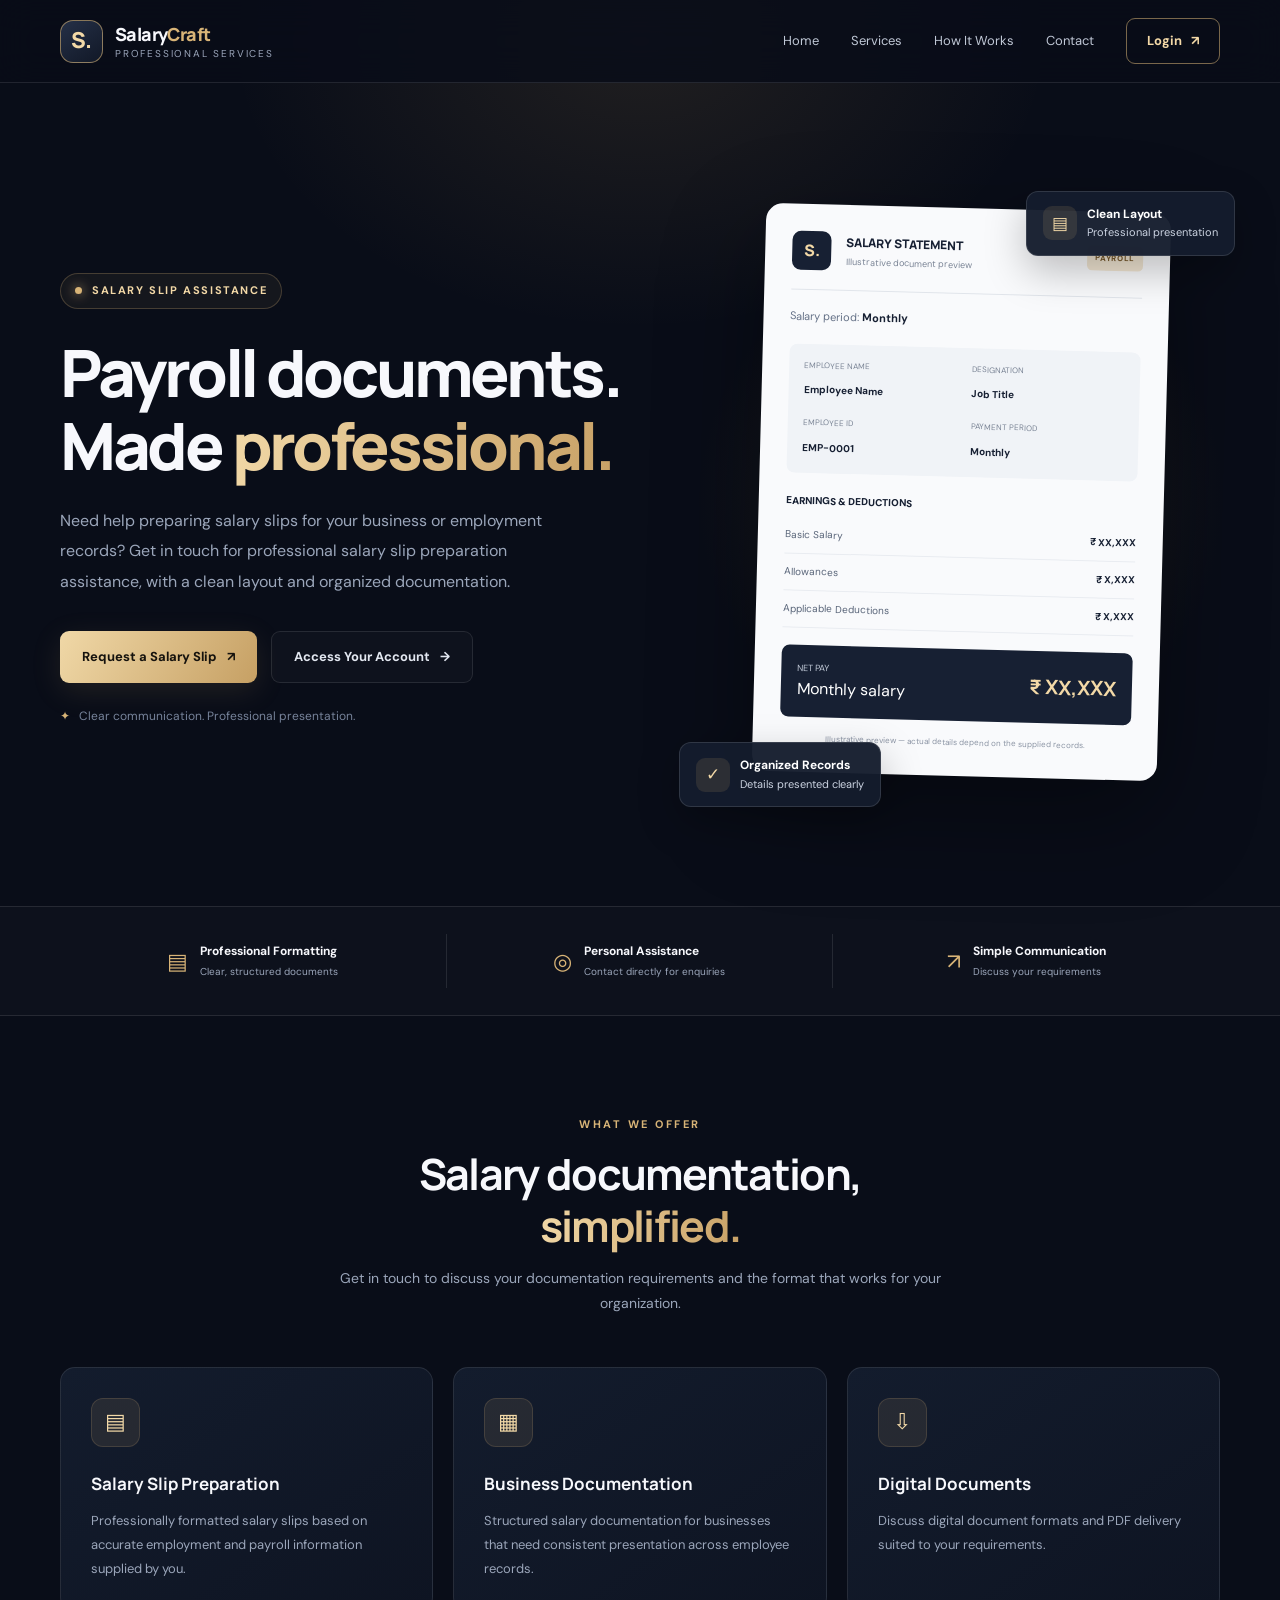
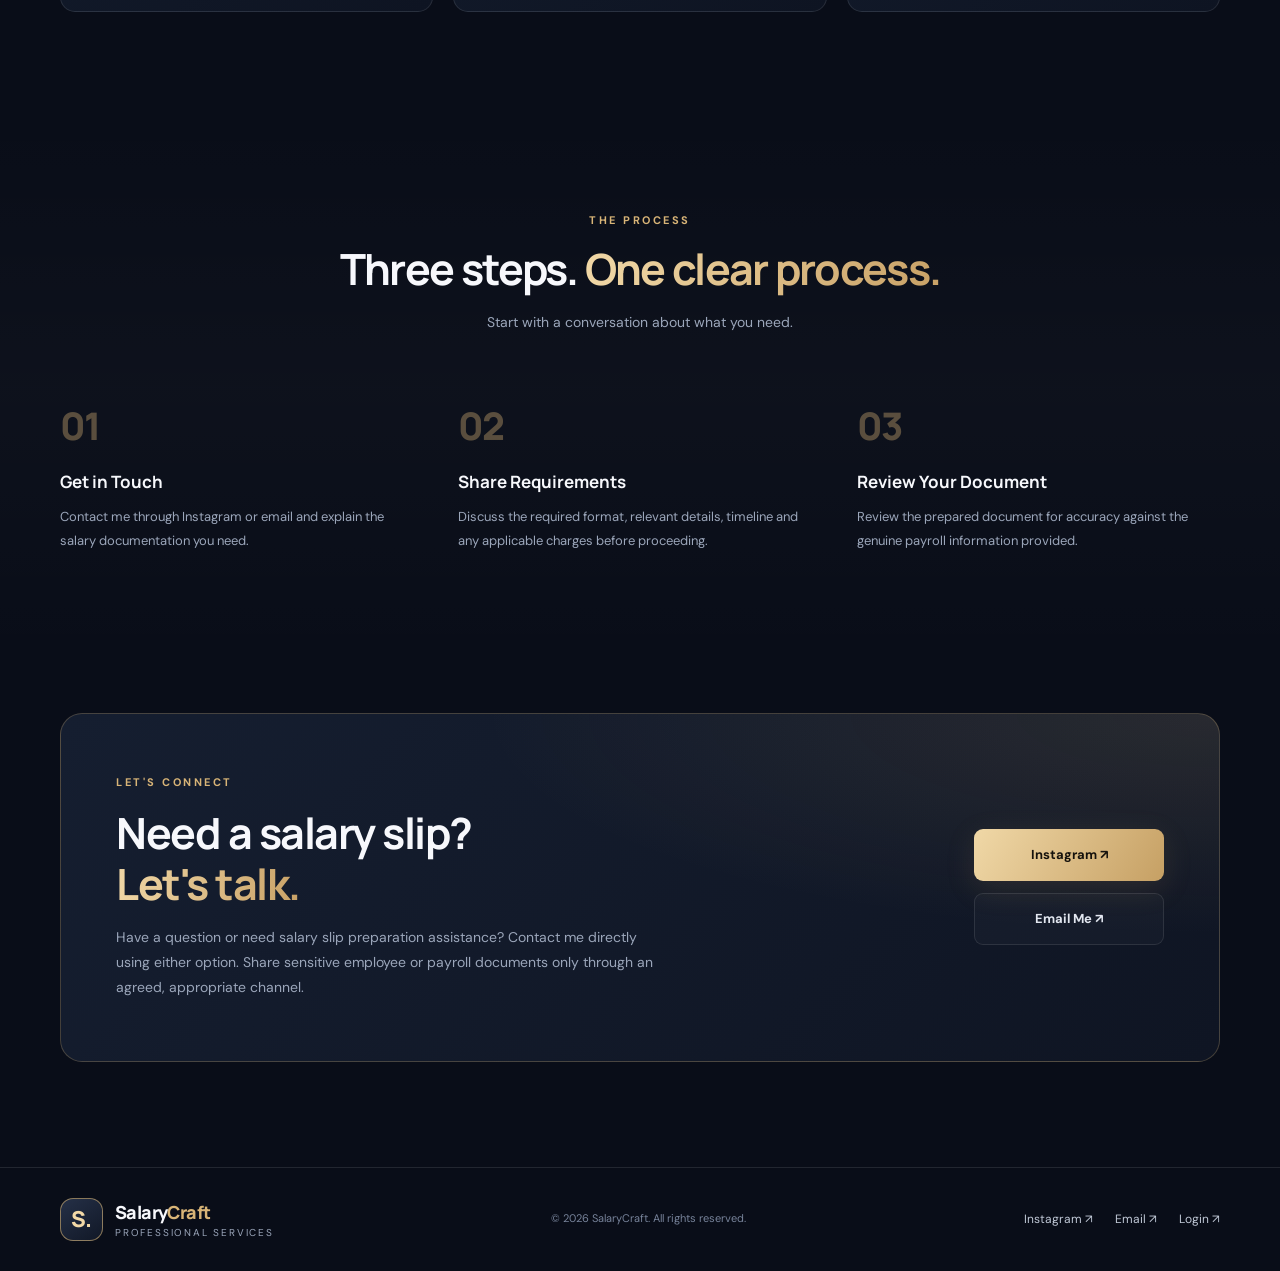
<file: index.html>
<!DOCTYPE html>
<html lang="en">
<head>
  <meta charset="UTF-8">
  <meta name="viewport" content="width=device-width, initial-scale=1.0">
  <meta name="theme-color" content="#090d18">
  <meta name="description" content="Professional salary slip preparation services for employees and businesses. Get in touch for salary slip assistance.">
  <title>SalaryCraft — Professional Salary Slip Services</title>

  <link rel="preconnect" href="https://fonts.googleapis.com">
  <link rel="preconnect" href="https://fonts.gstatic.com" crossorigin>
  <link href="https://fonts.googleapis.com/css2?family=DM+Sans:wght@400;500;600;700&family=Manrope:wght@400;500;600;700;800&display=swap" rel="stylesheet">

  <style>
    :root {
      --bg: #090d18;
      --panel: #111827;
      --panel-light: #172033;
      --gold: #d8b477;
      --gold-light: #f3d9a7;
      --white: #f7f8fc;
      --muted: #9ba6ba;
      --border: rgba(255,255,255,.10);
    }

    * { box-sizing: border-box; margin: 0; padding: 0; }

    html { scroll-behavior: smooth; }

    body {
      background: var(--bg);
      color: var(--white);
      font-family: "DM Sans", sans-serif;
      line-height: 1.6;
      overflow-x: hidden;
    }

    a { color: inherit; text-decoration: none; }

    button, a { -webkit-tap-highlight-color: transparent; }

    .container {
      width: min(1160px, calc(100% - 48px));
      margin: auto;
    }

    .top-glow {
      position: absolute;
      top: -260px;
      left: 50%;
      transform: translateX(-50%);
      width: 850px;
      height: 600px;
      background: radial-gradient(ellipse, rgba(190,151,86,.13), transparent 68%);
      pointer-events: none;
      z-index: -1;
    }

    /* Navigation */

    header {
      position: sticky;
      top: 0;
      z-index: 20;
      background: rgba(9,13,24,.84);
      backdrop-filter: blur(18px);
      border-bottom: 1px solid var(--border);
    }

    .navbar {
      height: 82px;
      display: flex;
      align-items: center;
      justify-content: space-between;
      gap: 24px;
    }

    .brand {
      display: flex;
      align-items: center;
      gap: 12px;
      flex-shrink: 0;
    }

    .brand-icon {
      width: 43px;
      height: 43px;
      display: grid;
      place-items: center;
      border: 1px solid rgba(216,180,119,.6);
      border-radius: 13px;
      color: var(--gold-light);
      font-family: Manrope, sans-serif;
      font-size: 22px;
      font-weight: 800;
      background: linear-gradient(145deg, #253047, #111827);
    }

    .brand-name {
      font-family: Manrope, sans-serif;
      font-size: 18px;
      font-weight: 800;
      letter-spacing: -.6px;
    }

    .brand-name span { color: var(--gold); }

    .brand-caption {
      display: block;
      color: var(--muted);
      font-size: 10px;
      letter-spacing: 1.8px;
      text-transform: uppercase;
      margin-top: -2px;
    }

    .nav-links {
      display: flex;
      align-items: center;
      gap: 32px;
    }

    .nav-links > a:not(.login-btn) {
      font-size: 13px;
      color: #c0c8d6;
      transition: color .2s;
    }

    .nav-links > a:not(.login-btn):hover { color: var(--gold-light); }

    .login-btn {
      display: inline-flex;
      align-items: center;
      justify-content: center;
      gap: 9px;
      padding: 12px 20px;
      border: 1px solid rgba(216,180,119,.55);
      border-radius: 9px;
      color: var(--gold-light);
      font-size: 13px;
      font-weight: 700;
      transition: background .25s, color .25s, transform .25s;
    }

    .login-btn:hover {
      background: var(--gold);
      color: #111827;
      transform: translateY(-2px);
    }

    .menu-toggle {
      display: none;
      width: 43px;
      height: 43px;
      background: var(--panel);
      border: 1px solid var(--border);
      border-radius: 10px;
      color: white;
      font-size: 23px;
      cursor: pointer;
    }

    /* Hero */

    .hero {
      position: relative;
      padding: 105px 0 95px;
    }

    .hero-grid {
      display: grid;
      grid-template-columns: 1.05fr .95fr;
      align-items: center;
      gap: 70px;
    }

    .eyebrow {
      display: inline-flex;
      align-items: center;
      gap: 10px;
      border: 1px solid rgba(216,180,119,.25);
      background: rgba(216,180,119,.06);
      border-radius: 50px;
      padding: 8px 14px;
      color: var(--gold-light);
      font-size: 11px;
      font-weight: 700;
      letter-spacing: 1.6px;
      text-transform: uppercase;
    }

    .eyebrow-dot {
      width: 7px;
      height: 7px;
      background: var(--gold);
      border-radius: 50%;
      box-shadow: 0 0 12px var(--gold);
    }

    h1, h2, h3 { font-family: Manrope, sans-serif; }

    h1 {
      margin-top: 27px;
      max-width: 650px;
      font-size: clamp(43px, 5.1vw, 68px);
      line-height: 1.12;
      letter-spacing: -3.3px;
      font-weight: 800;
    }

    .gold-text {
      color: var(--gold);
      background: linear-gradient(100deg, #f1d8a7, #c8a166);
      -webkit-background-clip: text;
      background-clip: text;
      -webkit-text-fill-color: transparent;
    }

    .hero-description {
      max-width: 495px;
      color: var(--muted);
      margin-top: 24px;
      font-size: 16px;
      line-height: 1.9;
    }

    .hero-actions {
      display: flex;
      flex-wrap: wrap;
      gap: 14px;
      margin-top: 34px;
    }

    .btn-primary, .btn-secondary {
      min-height: 52px;
      padding: 0 22px;
      display: inline-flex;
      align-items: center;
      justify-content: center;
      gap: 10px;
      border-radius: 9px;
      font-size: 13px;
      font-weight: 700;
      transition: .25s;
    }

    .btn-primary {
      color: #15120d;
      background: linear-gradient(120deg, #f0d8a7, #c6a064);
      box-shadow: 0 8px 30px rgba(198,160,100,.13);
    }

    .btn-primary:hover {
      transform: translateY(-3px);
      box-shadow: 0 12px 35px rgba(198,160,100,.25);
    }

    .btn-secondary {
      color: #e2e7f0;
      border: 1px solid var(--border);
      background: rgba(255,255,255,.025);
    }

    .btn-secondary:hover {
      border-color: var(--gold);
      color: var(--gold-light);
    }

    .hero-note {
      margin-top: 24px;
      color: #77839a;
      font-size: 12px;
    }

    .hero-note span { color: var(--gold); margin-right: 6px; }

    /* Decorative salary slip preview */

    .preview-wrap {
      position: relative;
      padding: 20px 10px 35px;
    }

    .preview-glow {
      position: absolute;
      inset: 5% -5%;
      background: radial-gradient(ellipse, rgba(197,159,96,.13), transparent 68%);
      z-index: -1;
    }

    .floating-tag {
      position: absolute;
      z-index: 2;
      display: flex;
      align-items: center;
      gap: 10px;
      padding: 13px 16px;
      border: 1px solid rgba(255,255,255,.12);
      border-radius: 12px;
      background: rgba(20,29,45,.96);
      box-shadow: 0 15px 40px rgba(0,0,0,.25);
      font-size: 11px;
      color: #cbd3e1;
    }

    .floating-tag strong {
      display: block;
      color: white;
      font-size: 12px;
    }

    .tag-icon {
      display: grid;
      place-items: center;
      width: 34px;
      height: 34px;
      border-radius: 9px;
      background: rgba(216,180,119,.12);
      color: var(--gold-light);
      font-size: 17px;
    }

    .tag-one { top: 3px; right: -15px; }
    .tag-two { bottom: 4px; left: -23px; }

    .slip {
      max-width: 405px;
      margin: auto;
      padding: 27px;
      border-radius: 17px;
      background: #f9fafc;
      color: #172033;
      box-shadow: 0 35px 100px rgba(0,0,0,.38);
      transform: rotate(1.5deg);
    }

    .slip-top {
      display: flex;
      align-items: center;
      justify-content: space-between;
      gap: 15px;
      padding-bottom: 19px;
      border-bottom: 1px solid #e1e5eb;
    }

    .slip-logo {
      width: 39px;
      height: 39px;
      display: grid;
      place-items: center;
      background: #172033;
      color: var(--gold-light);
      border-radius: 9px;
      font-family: Manrope, sans-serif;
      font-weight: 800;
    }

    .slip-company {
      flex: 1;
      font-family: Manrope, sans-serif;
      font-size: 12px;
      font-weight: 800;
    }

    .slip-company small {
      display: block;
      font-family: "DM Sans", sans-serif;
      font-weight: 400;
      font-size: 9px;
      color: #7a8495;
      margin-top: 3px;
    }

    .slip-label {
      background: #f0e5d2;
      color: #785a2d;
      border-radius: 5px;
      padding: 6px 8px;
      font-size: 8px;
      font-weight: 800;
      letter-spacing: .7px;
    }

    .slip-period {
      margin: 18px 0;
      font-size: 11px;
      color: #647086;
    }

    .slip-period strong { color: #172033; }

    .slip-person {
      display: grid;
      grid-template-columns: 1fr 1fr;
      gap: 15px;
      padding: 15px;
      background: #f0f3f7;
      border-radius: 8px;
      margin-bottom: 20px;
    }

    .slip-field small {
      display: block;
      font-size: 8px;
      color: #7a8495;
      margin-bottom: 4px;
    }

    .slip-field strong {
      font-size: 10px;
      overflow-wrap: anywhere;
    }

    .slip-table-title {
      font-size: 10px;
      font-weight: 800;
      margin-bottom: 8px;
    }

    .slip-row {
      display: flex;
      justify-content: space-between;
      padding: 10px 0;
      border-bottom: 1px solid #e9ecf1;
      font-size: 10px;
      color: #586478;
    }

    .slip-row b { color: #172033; }

    .slip-total {
      display: flex;
      justify-content: space-between;
      align-items: center;
      padding: 16px;
      margin-top: 17px;
      background: #172033;
      color: #fff;
      border-radius: 8px;
    }

    .slip-total small {
      display: block;
      color: #c1c9d7;
      font-size: 9px;
    }

    .slip-total strong {
      font-family: Manrope, sans-serif;
      font-size: 20px;
      color: var(--gold-light);
    }

    .slip-footer {
      margin-top: 15px;
      color: #8b94a4;
      font-size: 8px;
      text-align: center;
    }

    /* Trust strip */

    .trust-strip {
      border-top: 1px solid var(--border);
      border-bottom: 1px solid var(--border);
      background: rgba(255,255,255,.015);
    }

    .trust-grid {
      display: grid;
      grid-template-columns: repeat(3, 1fr);
      padding: 27px 0;
    }

    .trust-item {
      display: flex;
      justify-content: center;
      align-items: center;
      gap: 12px;
      padding: 8px 18px;
      border-right: 1px solid var(--border);
    }

    .trust-item:last-child { border-right: none; }

    .trust-symbol { color: var(--gold); font-size: 22px; }

    .trust-item strong {
      display: block;
      font-size: 12px;
      font-weight: 700;
    }

    .trust-item small {
      display: block;
      color: var(--muted);
      font-size: 10px;
      margin-top: 3px;
    }

    /* Common sections */

    section.content-section { padding: 100px 0; }

    .section-heading {
      max-width: 620px;
      margin: 0 auto 50px;
      text-align: center;
    }

    .section-kicker {
      color: var(--gold);
      font-size: 11px;
      font-weight: 700;
      letter-spacing: 2.5px;
      text-transform: uppercase;
    }

    .section-heading h2 {
      margin-top: 14px;
      font-size: clamp(30px, 4vw, 43px);
      letter-spacing: -1.7px;
      line-height: 1.2;
    }

    .section-heading p {
      margin-top: 15px;
      color: var(--muted);
      font-size: 14px;
      line-height: 1.8;
    }

    .services-grid {
      display: grid;
      grid-template-columns: repeat(3, 1fr);
      gap: 20px;
    }

    .service-card {
      padding: 30px;
      background: linear-gradient(145deg, #131c2d, #0e1422);
      border: 1px solid var(--border);
      border-radius: 15px;
      transition: transform .25s, border-color .25s;
    }

    .service-card:hover {
      transform: translateY(-6px);
      border-color: rgba(216,180,119,.45);
    }

    .service-icon {
      width: 49px;
      height: 49px;
      display: grid;
      place-items: center;
      color: var(--gold-light);
      background: rgba(216,180,119,.10);
      border: 1px solid rgba(216,180,119,.17);
      border-radius: 12px;
      font-size: 22px;
    }

    .service-card h3 {
      font-size: 17px;
      margin-top: 23px;
    }

    .service-card p {
      color: var(--muted);
      font-size: 13px;
      line-height: 1.85;
      margin-top: 12px;
    }

    /* How it works */

    .process-section {
      background: linear-gradient(180deg, transparent, rgba(255,255,255,.018), transparent);
    }

    .steps-grid {
      display: grid;
      grid-template-columns: repeat(3, 1fr);
      gap: 35px;
    }

    .step { position: relative; padding: 10px 10px 10px 0; }

    .step-number {
      font-family: Manrope, sans-serif;
      font-size: 38px;
      font-weight: 800;
      color: rgba(216,180,119,.38);
      letter-spacing: -2px;
    }

    .step h3 { margin-top: 12px; font-size: 17px; }

    .step p {
      margin-top: 10px;
      color: var(--muted);
      font-size: 13px;
      line-height: 1.85;
    }

    /* Contact */

    .contact-section { padding: 50px 0 105px; }

    .contact-box {
      position: relative;
      overflow: hidden;
      padding: 60px 55px;
      border: 1px solid rgba(216,180,119,.26);
      border-radius: 22px;
      background:
        radial-gradient(ellipse at 100% 0%, rgba(216,180,119,.12), transparent 45%),
        linear-gradient(135deg, #151e30, #0f1523);
      display: grid;
      grid-template-columns: 1fr auto;
      align-items: center;
      gap: 40px;
    }

    .contact-box h2 {
      max-width: 600px;
      font-size: clamp(30px, 4vw, 43px);
      line-height: 1.2;
      letter-spacing: -1.5px;
    }

    .contact-box p {
      color: var(--muted);
      margin-top: 15px;
      font-size: 14px;
      line-height: 1.8;
      max-width: 550px;
    }

    .contact-actions {
      display: flex;
      flex-direction: column;
      gap: 12px;
      min-width: 190px;
    }

    /* Footer */

    footer {
      border-top: 1px solid var(--border);
      padding: 30px 0;
    }

    .footer-inner {
      display: flex;
      align-items: center;
      justify-content: space-between;
      gap: 25px;
    }

    .footer-copy {
      color: #77839a;
      font-size: 11px;
    }

    .social-links {
      display: flex;
      flex-wrap: wrap;
      align-items: center;
      gap: 22px;
    }

    .social-links a {
      font-size: 12px;
      color: #c0c8d6;
      transition: color .2s;
    }

    .social-links a:hover { color: var(--gold-light); }

    /* Motion */

    @keyframes rise {
      from { opacity: 0; transform: translateY(18px); }
      to { opacity: 1; transform: translateY(0); }
    }

    .hero-copy { animation: rise .7s ease both; }
    .preview-wrap { animation: rise .8s .12s ease both; }

    /* Responsive */

    @media (max-width: 950px) {
      .hero-grid { gap: 35px; }
      h1 { font-size: 52px; letter-spacing: -2.5px; }
      .tag-one { right: -5px; }
      .tag-two { left: -5px; }
      .contact-box { padding: 45px 35px; }
    }

    @media (max-width: 760px) {
      .container { width: min(100% - 36px, 560px); }
      .navbar { height: 72px; }
      .menu-toggle { display: grid; place-items: center; }

      .nav-links {
        display: none;
        position: absolute;
        top: 71px;
        left: 0;
        right: 0;
        padding: 20px 22px 24px;
        flex-direction: column;
        align-items: stretch;
        gap: 0;
        background: #0d1321;
        border-bottom: 1px solid var(--border);
      }

      .nav-links.open { display: flex; }

      .nav-links > a:not(.login-btn) {
        padding: 14px 5px;
        border-bottom: 1px solid var(--border);
      }

      .nav-links .login-btn { margin-top: 15px; }

      .hero { padding: 70px 0 60px; }
      .hero-grid { grid-template-columns: 1fr; gap: 45px; }
      h1 { font-size: clamp(43px, 10vw, 58px); letter-spacing: -2.5px; }
      .hero-description { font-size: 14px; }
      .preview-wrap { width: 100%; max-width: 480px; margin: auto; }
      .slip { padding: 23px; }
      .tag-one { right: -2px; }
      .tag-two { left: -2px; }

      .trust-grid { grid-template-columns: 1fr; padding: 10px 0; }
      .trust-item {
        justify-content: flex-start;
        border-right: none;
        border-bottom: 1px solid var(--border);
        padding: 17px 10px;
      }
      .trust-item:last-child { border-bottom: none; }

      section.content-section { padding: 75px 0; }
      .section-heading { margin-bottom: 35px; }
      .services-grid, .steps-grid { grid-template-columns: 1fr; gap: 15px; }
      .service-card { padding: 25px; }
      .steps-grid { gap: 25px; }

      .contact-section { padding: 20px 0 75px; }
      .contact-box { grid-template-columns: 1fr; gap: 28px; padding: 34px 25px; }
      .contact-actions { flex-direction: row; flex-wrap: wrap; }
      .contact-actions > a { flex: 1; }

      .footer-inner { flex-direction: column; align-items: flex-start; }
      .social-links { gap: 17px; }
    }

    @media (max-width: 390px) {
      .brand-name { font-size: 16px; }
      .brand-icon { width: 39px; height: 39px; }
      .hero-actions { flex-direction: column; }
      .hero-actions a { width: 100%; }
      .slip { padding: 18px; }
      .floating-tag { padding: 10px; }
      .tag-two { bottom: -4px; }
    }

    @media (prefers-reduced-motion: reduce) {
      *, *::before, *::after {
        animation-duration: .01ms !important;
        transition-duration: .01ms !important;
        scroll-behavior: auto !important;
      }
    }
  </style>
</head>

<body>
  <div class="top-glow"></div>

  <header>
    <div class="container navbar">
      <a class="brand" href="#home" aria-label="SalaryCraft home">
        <div class="brand-icon">S.</div>
        <div>
          <div class="brand-name">Salary<span>Craft</span></div>
          <span class="brand-caption">Professional Services</span>
        </div>
      </a>

      <button class="menu-toggle" id="menuToggle"
        aria-label="Open navigation menu"
        aria-expanded="false"
        aria-controls="navLinks">☰</button>

      <nav class="nav-links" id="navLinks">
        <a href="#home">Home</a>
        <a href="#services">Services</a>
        <a href="#process">How It Works</a>
        <a href="#contact">Contact</a>
        <a class="login-btn" href="login.html">
          Login <span aria-hidden="true">↗</span>
        </a>
      </nav>
    </div>
  </header>

  <main>
    <section class="hero" id="home">
      <div class="container hero-grid">
        <div class="hero-copy">
          <div class="eyebrow">
            <span class="eyebrow-dot"></span>
            Salary Slip Assistance
          </div>

          <h1>
            Payroll documents.<br>
            Made <span class="gold-text">professional.</span>
          </h1>

          <p class="hero-description">
            Need help preparing salary slips for your business or employment
            records? Get in touch for professional salary slip preparation
            assistance, with a clean layout and organized documentation.
          </p>

          <div class="hero-actions">
            <a class="btn-primary" href="#contact">
              Request a Salary Slip <span aria-hidden="true">↗</span>
            </a>
            <a class="btn-secondary" href="login.html">
              Access Your Account <span aria-hidden="true">→</span>
            </a>
          </div>

          <p class="hero-note">
            <span>✦</span> Clear communication. Professional presentation.
          </p>
        </div>

        <div class="preview-wrap" aria-label="Illustrative salary slip design">
          <div class="preview-glow"></div>

          <div class="floating-tag tag-one">
            <div class="tag-icon">▤</div>
            <div>
              <strong>Clean Layout</strong>
              Professional presentation
            </div>
          </div>

          <div class="slip">
            <div class="slip-top">
              <div class="slip-logo">S.</div>
              <div class="slip-company">
                SALARY STATEMENT
                <small>Illustrative document preview</small>
              </div>
              <div class="slip-label">PAYROLL</div>
            </div>

            <div class="slip-period">
              Salary period: <strong>Monthly</strong>
            </div>

            <div class="slip-person">
              <div class="slip-field">
                <small>EMPLOYEE NAME</small>
                <strong>Employee Name</strong>
              </div>
              <div class="slip-field">
                <small>DESIGNATION</small>
                <strong>Job Title</strong>
              </div>
              <div class="slip-field">
                <small>EMPLOYEE ID</small>
                <strong>EMP-0001</strong>
              </div>
              <div class="slip-field">
                <small>PAYMENT PERIOD</small>
                <strong>Monthly</strong>
              </div>
            </div>

            <div class="slip-table-title">EARNINGS & DEDUCTIONS</div>

            <div class="slip-row">
              <span>Basic Salary</span><b>₹ XX,XXX</b>
            </div>
            <div class="slip-row">
              <span>Allowances</span><b>₹ X,XXX</b>
            </div>
            <div class="slip-row">
              <span>Applicable Deductions</span><b>₹ X,XXX</b>
            </div>

            <div class="slip-total">
              <div><small>NET PAY</small><span>Monthly salary</span></div>
              <strong>₹ XX,XXX</strong>
            </div>

            <div class="slip-footer">
              Illustrative preview — actual details depend on the supplied records.
            </div>
          </div>

          <div class="floating-tag tag-two">
            <div class="tag-icon">✓</div>
            <div>
              <strong>Organized Records</strong>
              Details presented clearly
            </div>
          </div>
        </div>
      </div>
    </section>

    <div class="trust-strip">
      <div class="container trust-grid">
        <div class="trust-item">
          <span class="trust-symbol">▤</span>
          <div>
            <strong>Professional Formatting</strong>
            <small>Clear, structured documents</small>
          </div>
        </div>
        <div class="trust-item">
          <span class="trust-symbol">◎</span>
          <div>
            <strong>Personal Assistance</strong>
            <small>Contact directly for enquiries</small>
          </div>
        </div>
        <div class="trust-item">
          <span class="trust-symbol">↗</span>
          <div>
            <strong>Simple Communication</strong>
            <small>Discuss your requirements</small>
          </div>
        </div>
      </div>
    </div>

    <section class="content-section" id="services">
      <div class="container">
        <div class="section-heading">
          <div class="section-kicker">What We Offer</div>
          <h2>Salary documentation, <span class="gold-text">simplified.</span></h2>
          <p>
            Get in touch to discuss your documentation requirements and
            the format that works for your organization.
          </p>
        </div>

        <div class="services-grid">
          <article class="service-card">
            <div class="service-icon">▤</div>
            <h3>Salary Slip Preparation</h3>
            <p>
              Professionally formatted salary slips based on accurate
              employment and payroll information supplied by you.
            </p>
          </article>

          <article class="service-card">
            <div class="service-icon">▦</div>
            <h3>Business Documentation</h3>
            <p>
              Structured salary documentation for businesses that need
              consistent presentation across employee records.
            </p>
          </article>

          <article class="service-card">
            <div class="service-icon">⇩</div>
            <h3>Digital Documents</h3>
            <p>
              Discuss digital document formats and PDF delivery suited
              to your requirements.
            </p>
          </article>
        </div>
      </div>
    </section>

    <section class="content-section process-section" id="process">
      <div class="container">
        <div class="section-heading">
          <div class="section-kicker">The Process</div>
          <h2>Three steps. <span class="gold-text">One clear process.</span></h2>
          <p>
            Start with a conversation about what you need.
          </p>
        </div>

        <div class="steps-grid">
          <article class="step">
            <div class="step-number">01</div>
            <h3>Get in Touch</h3>
            <p>
              Contact me through Instagram or email and explain the
              salary documentation you need.
            </p>
          </article>

          <article class="step">
            <div class="step-number">02</div>
            <h3>Share Requirements</h3>
            <p>
              Discuss the required format, relevant details, timeline
              and any applicable charges before proceeding.
            </p>
          </article>

          <article class="step">
            <div class="step-number">03</div>
            <h3>Review Your Document</h3>
            <p>
              Review the prepared document for accuracy against the
              genuine payroll information provided.
            </p>
          </article>
        </div>
      </div>
    </section>

    <section class="contact-section" id="contact">
      <div class="container">
        <div class="contact-box">
          <div>
            <div class="section-kicker">Let's Connect</div>
            <h2 style="margin-top:15px">
              Need a salary slip?<br>
              <span class="gold-text">Let's talk.</span>
            </h2>
            <p>
              Have a question or need salary slip preparation assistance?
              Contact me directly using either option. Share sensitive
              employee or payroll documents only through an agreed,
              appropriate channel.
            </p>
          </div>

          <div class="contact-actions">
            <a class="btn-primary"
              href="https://www.instagram.com/sumiit__rajputt/"
              target="_blank" rel="noopener noreferrer">
              Instagram ↗
            </a>
            <a class="btn-secondary"
              href="mailto:sumiit.singh@zohomail.in?subject=Salary%20Slip%20Enquiry">
              Email Me ↗
            </a>
          </div>
        </div>
      </div>
    </section>
  </main>

  <footer>
    <div class="container footer-inner">
      <a class="brand" href="#home">
        <div class="brand-icon">S.</div>
        <div>
          <div class="brand-name">Salary<span>Craft</span></div>
          <span class="brand-caption">Professional Services</span>
        </div>
      </a>

      <div class="footer-copy">
        © <span id="year"></span> SalaryCraft. All rights reserved.
      </div>

      <div class="social-links">
        <a href="https://www.instagram.com/sumiit__rajputt/"
           target="_blank" rel="noopener noreferrer">Instagram ↗</a>
        <a href="mailto:sumiit.singh@zohomail.in">Email ↗</a>
        <a href="login.html">Login ↗</a>
      </div>
    </div>
  </footer>

  <script>
    const menuToggle = document.getElementById("menuToggle");
    const navLinks = document.getElementById("navLinks");

    menuToggle.addEventListener("click", () => {
      const isOpen = navLinks.classList.toggle("open");
      menuToggle.setAttribute("aria-expanded", String(isOpen));
      menuToggle.setAttribute(
        "aria-label",
        isOpen ? "Close navigation menu" : "Open navigation menu"
      );
      menuToggle.textContent = isOpen ? "×" : "☰";
    });

    navLinks.querySelectorAll("a").forEach(link => {
      link.addEventListener("click", () => {
        navLinks.classList.remove("open");
        menuToggle.setAttribute("aria-expanded", "false");
        menuToggle.setAttribute("aria-label", "Open navigation menu");
        menuToggle.textContent = "☰";
      });
    });

    document.getElementById("year").textContent =
      new Date().getFullYear();
  </script>
</body>
</html>
</file>
